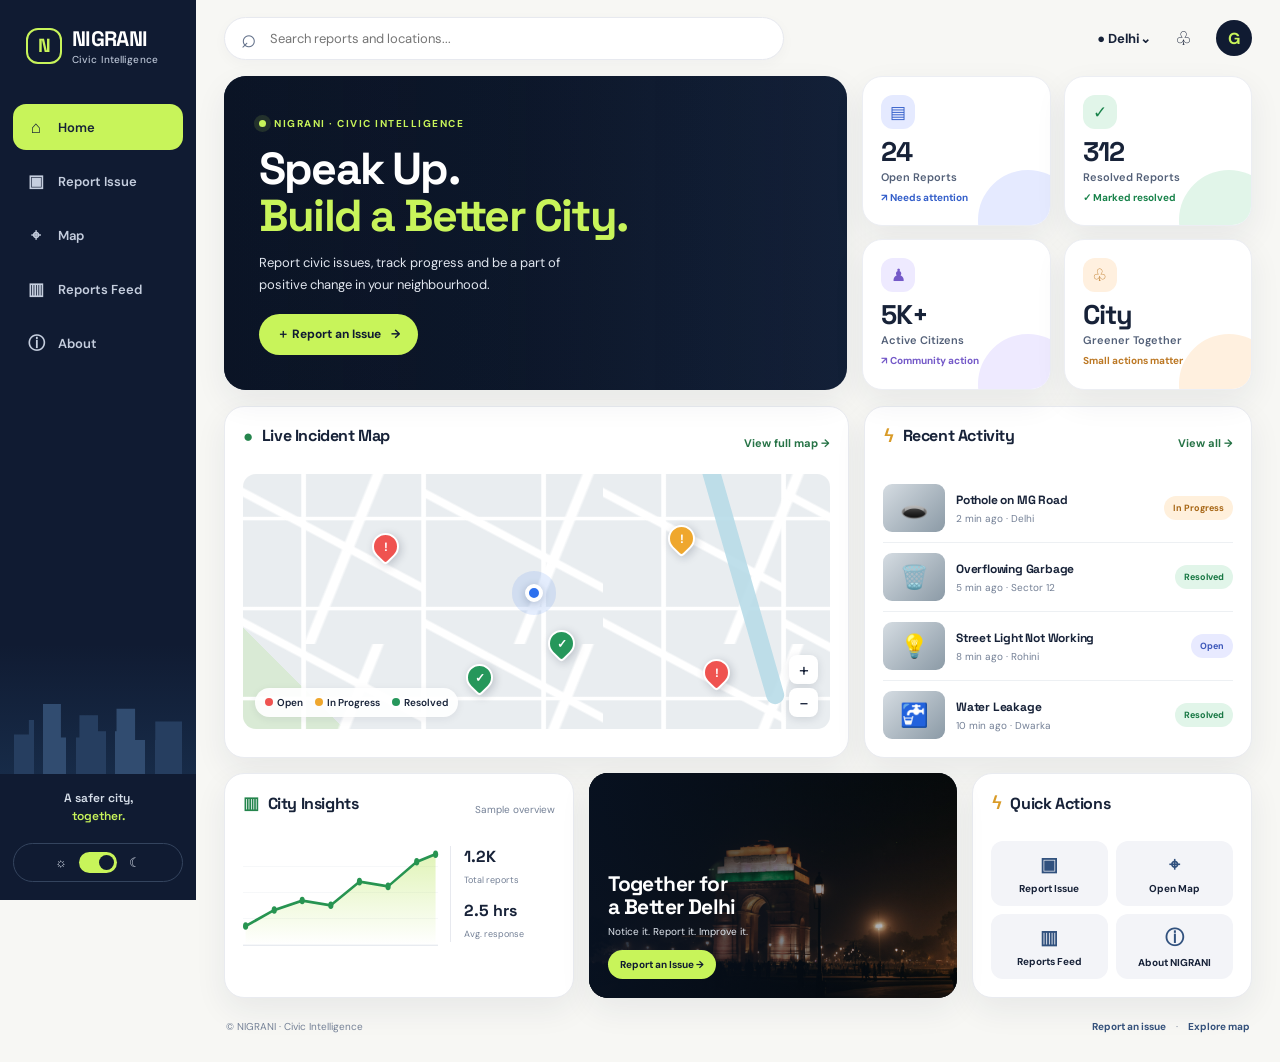
<file: nigrani combined/frontend/index.html>
<!doctype html>
<html lang="en">
<head>
<meta charset="utf-8">
<meta name="viewport" content="width=device-width, initial-scale=1">
<meta name="theme-color" content="#101b32">
<meta name="description" content="NIGRANI — Civic Intelligence dashboard">
<title>NIGRANI — Civic Intelligence</title>
<link rel="preconnect" href="https://fonts.googleapis.com">
<link rel="preconnect" href="https://fonts.gstatic.com" crossorigin>
<link href="https://fonts.googleapis.com/css2?family=DM+Sans:wght@400;500;600;700&family=Space+Grotesk:wght@400;500;600;700&display=swap" rel="stylesheet">
<style>
:root{
 --navy:#101b32;--navy-2:#182846;--lime:#c8f45a;--lime-2:#a9df35;
 --paper:#f7f7f4;--white:#fff;--ink:#172238;--muted:#748096;
 --line:#e7e9ef;--lav:#e9e7ff;--mint:#e1f5e9;--peach:#fff0df;
 --shadow:0 12px 32px rgba(24,39,68,.07);--display:"Space Grotesk",sans-serif;--body:"DM Sans",sans-serif
}
*{box-sizing:border-box}html{scroll-behavior:smooth}body{margin:0;background:var(--paper);color:var(--ink);font-family:var(--body);-webkit-font-smoothing:antialiased}
a{color:inherit;text-decoration:none}button,input{font:inherit}button,a{ -webkit-tap-highlight-color:transparent}
button:focus-visible,a:focus-visible,input:focus-visible{outline:3px solid #8cbf2b;outline-offset:3px}
.app{min-height:100vh;display:grid;grid-template-columns:196px minmax(0,1fr)}
.sidebar{position:sticky;top:0;height:100vh;background:var(--navy);color:#fff;padding:25px 13px 18px;display:flex;flex-direction:column;z-index:5}
.brand{display:flex;align-items:center;gap:10px;padding:0 13px 38px;font:700 21px var(--display);letter-spacing:-.7px}
.brand-mark{width:36px;height:36px;border:2px solid var(--lime);border-radius:12px;display:grid;place-items:center;color:var(--lime);font:700 19px var(--display)}
.brand small{display:block;font:500 10px var(--body);color:#b9c3d4;letter-spacing:.1px;margin-top:1px}
.side-nav{display:grid;gap:8px}.side-nav a{display:flex;align-items:center;gap:12px;padding:12px 13px;border-radius:13px;color:#c5cede;font-size:13px;font-weight:600;transition:.2s}
.side-nav a:hover{background:#ffffff12;color:#fff}.side-nav a.active{background:var(--lime);color:#172238}
.nav-icon{width:20px;text-align:center;font-size:17px}
.side-bottom{margin-top:auto}.side-art{height:130px;margin:10px -13px 15px;position:relative;overflow:hidden;background:linear-gradient(180deg,transparent,#172b48)}
.side-art:before{content:"";position:absolute;bottom:-10px;left:7%;width:86%;height:80px;background:linear-gradient(90deg,#263e60 0 12%,transparent 12% 17%,#314c70 17% 31%,transparent 31% 37%,#263e60 37% 55%,transparent 55% 60%,#314c70 60% 78%,transparent 78% 84%,#263e60 84%);clip-path:polygon(0 100%,0 38%,9% 38%,9% 20%,17% 20%,17% 0,28% 0,28% 42%,39% 42%,39% 14%,50% 14%,50% 34%,61% 34%,61% 6%,72% 6%,72% 45%,84% 45%,84% 22%,100% 22%,100% 100%)}
.side-caption{text-align:center;color:#d8e0eb;font:600 12px/1.5 var(--display);padding:0 15px}.side-caption span{color:var(--lime)}
.theme-switch{display:flex;justify-content:center;align-items:center;gap:12px;border:1px solid #34445e;border-radius:30px;padding:8px;color:#d7deea;font-size:13px;margin-top:18px}
.switch{width:38px;height:21px;border-radius:20px;background:var(--lime);padding:3px;display:flex;justify-content:flex-end}.switch i{width:15px;height:15px;border-radius:50%;background:var(--navy)}
.main{min-width:0;padding:0 28px 28px}
.topbar{height:76px;display:flex;align-items:center;justify-content:space-between;gap:20px}
.search{width:min(560px,58%);position:relative}.search input{width:100%;height:43px;border:1px solid var(--line);border-radius:30px;background:#fff;padding:0 18px 0 45px;color:var(--ink);font-size:13px;box-shadow:0 4px 14px #15233c08}
.search:before{content:"⌕";position:absolute;left:17px;top:4px;font-size:26px;color:#63718a}
.top-actions{display:flex;align-items:center;gap:18px}.location{font-size:13px;font-weight:700}.icon-button{border:0;background:transparent;font-size:19px;cursor:pointer;color:var(--navy)}.avatar{width:36px;height:36px;border-radius:50%;display:grid;place-items:center;background:var(--navy);color:var(--lime);font-weight:700}
.mobile-brand{display:none}
.hero-grid{display:grid;grid-template-columns:minmax(0,1.6fr) minmax(330px,1fr);gap:15px}
.hero{min-height:270px;border-radius:22px;overflow:hidden;position:relative;background:#15233c;box-shadow:var(--shadow);display:flex;align-items:center;padding:35px}
.hero:before{content:"";position:absolute;inset:0;background:linear-gradient(90deg,rgba(10,19,36,.94) 0%,rgba(10,19,36,.78) 45%,rgba(10,19,36,.12) 100%)}
.hero-photo{position:absolute;inset:0;background:linear-gradient(90deg,transparent,#0c172b22),url("https://images.unsplash.com/photo-1519501025264-65ba15a82390?auto=format&fit=crop&w=1400&q=85") center/cover}
.hero-content{position:relative;z-index:1;max-width:510px;color:#fff}.eyebrow{display:inline-flex;align-items:center;gap:8px;color:var(--lime);font-size:10px;font-weight:700;letter-spacing:1.5px;text-transform:uppercase;margin-bottom:15px}
.eyebrow:before{content:"";width:7px;height:7px;border-radius:50%;background:var(--lime);box-shadow:0 0 0 5px #c8f45a20}
h1,h2,h3,p{margin-top:0}h1{font:700 clamp(32px,3.5vw,47px)/1.05 var(--display);letter-spacing:-1.8px;margin-bottom:13px;max-width:470px}
h1 span{color:var(--lime)}.hero p{color:#e1e6ef;font-size:13px;line-height:1.65;max-width:350px;margin-bottom:19px}
.primary-btn{display:inline-flex;align-items:center;gap:10px;border:0;border-radius:30px;background:var(--lime);color:var(--navy);padding:12px 18px;font-size:12px;font-weight:700;cursor:pointer;transition:.2s}
.primary-btn:hover{background:#d8ff7a;transform:translateY(-1px)}
.stats{display:grid;grid-template-columns:repeat(2,minmax(0,1fr));gap:13px}
.stat{border-radius:20px;background:#fff;border:1px solid #eceef3;box-shadow:var(--shadow);padding:18px;position:relative;overflow:hidden;min-height:128px}
.stat:after{content:"";position:absolute;width:100px;height:100px;border-radius:50%;right:-28px;bottom:-45px;background:var(--tint)}
.stat-icon{width:34px;height:34px;border-radius:12px;display:grid;place-items:center;background:var(--tint);color:var(--accent);font-size:17px;margin-bottom:9px}
.stat strong{display:block;font:700 27px/1 var(--display);letter-spacing:-1px}.stat span{font-size:11px;color:#536078;font-weight:600}
.stat small{display:block;color:var(--accent);font-size:10px;font-weight:700;margin-top:5px}
.stat.blue{--tint:#e5eaff;--accent:#345fca}.stat.green{--tint:#e1f5e9;--accent:#19834b}.stat.purple{--tint:#eeeaff;--accent:#7459c8}.stat.orange{--tint:#fff0df;--accent:#bc7824}
.content-grid{display:grid;grid-template-columns:minmax(0,1.45fr) minmax(320px,.9fr);gap:15px;margin-top:16px}
.panel{background:#fff;border:1px solid #e9ebf0;border-radius:20px;box-shadow:var(--shadow);padding:18px;min-width:0}
.panel-head{display:flex;align-items:center;justify-content:space-between;gap:12px;margin-bottom:14px}
.panel-title{font:700 16px var(--display);letter-spacing:-.4px;display:flex;align-items:center;gap:9px}.panel-title b{color:#25854d;font-size:17px}
.text-link{font-size:11px;color:#267346;font-weight:700;white-space:nowrap}.text-link:hover{text-decoration:underline}
.map-preview{height:255px;position:relative;overflow:hidden;border-radius:13px;background-color:#e9edf0;background-image:linear-gradient(28deg,transparent 47%,#fff 48%,#fff 51%,transparent 52%),linear-gradient(112deg,transparent 46%,#fff 47%,#fff 50%,transparent 51%),linear-gradient(0deg,transparent 48%,#fff 49%,#fff 52%,transparent 53%),linear-gradient(90deg,transparent 48%,#fff 49%,#fff 52%,transparent 53%),linear-gradient(45deg,#d9ead5 0 12%,transparent 12% 100%);background-size:180px 130px,210px 170px,90px 90px,120px 120px,100% 100%}
.map-preview:after{content:"";position:absolute;width:44%;height:18px;background:#b9dce8;right:-7%;top:38%;transform:rotate(74deg);border-radius:30px;opacity:.9}
.map-pin{position:absolute;z-index:2;width:27px;height:27px;border-radius:50% 50% 50% 4px;transform:rotate(-45deg);display:grid;place-items:center;color:#fff;font-size:12px;font-weight:700;box-shadow:0 3px 8px #17223835;border:2px solid #fff}
.map-pin span{transform:rotate(45deg)}.red{background:#ef5350}.green-pin{background:#26975b}.amber{background:#efa72d}
.pin-a{left:22%;top:23%}.pin-b{left:52%;top:61%}.pin-c{right:23%;top:20%}.pin-d{right:17%;bottom:17%}.pin-e{left:38%;bottom:15%}
.user-dot{position:absolute;z-index:3;left:48%;top:43%;width:18px;height:18px;border:4px solid #fff;border-radius:50%;background:#2d70ee;box-shadow:0 0 0 13px #2d70ee20,0 2px 8px #17223840}
.map-legend{position:absolute;z-index:3;bottom:12px;left:12px;display:flex;gap:12px;align-items:center;padding:8px 10px;background:#ffffffed;border-radius:20px;font-size:10px;font-weight:600;box-shadow:0 2px 8px #17223812}
.legend-dot{display:inline-block;width:8px;height:8px;border-radius:50%;margin-right:4px}.map-controls{position:absolute;z-index:3;right:12px;bottom:12px;display:grid;gap:4px}.map-controls button{width:29px;height:29px;border:0;border-radius:8px;background:#fff;font-size:18px;box-shadow:0 2px 8px #17223820;color:var(--navy)}
.activity-list{display:grid}.activity{display:grid;grid-template-columns:62px minmax(0,1fr) auto;align-items:center;gap:11px;padding:10px 0;border-bottom:1px solid #edf0f3}.activity:last-child{border-bottom:0;padding-bottom:0}
.thumb{width:62px;height:48px;border-radius:9px;overflow:hidden;background:linear-gradient(135deg,#d5dce2,#8b9aa6);display:grid;place-items:center;font-size:23px}
.activity h3{font:700 12px var(--display);margin:0 0 4px;letter-spacing:-.2px}.activity p{font-size:10px;color:var(--muted);margin:0}.status{font-size:9px;font-weight:700;border-radius:20px;padding:6px 9px;white-space:nowrap}.status.progress{background:#fff0dc;color:#a76615}.status.resolved{background:#e1f5e9;color:#177743}.status.open{background:#e8eaff;color:#3d58ba}
.bottom-grid{display:grid;grid-template-columns:1fr 1.05fr .8fr;gap:15px;margin-top:15px}
.insights{display:flex;gap:12px;align-items:center}.chart{height:105px;flex:1;min-width:0;position:relative;border-bottom:1px solid #e8ebf0;background:repeating-linear-gradient(to bottom,transparent 0 25px,#edf0f3 26px)}
.chart svg{width:100%;height:100%;overflow:visible}.insight-numbers{display:grid;gap:12px;border-left:1px solid var(--line);padding-left:13px;min-width:105px}.insight-numbers strong{display:block;font:700 16px var(--display)}.insight-numbers span{font-size:9px;color:var(--muted)}
.photo-cta{min-height:175px;position:relative;overflow:hidden;border-radius:19px;background:#0c1a2e;box-shadow:var(--shadow);color:#fff;display:flex;align-items:flex-end}
.photo-cta img{position:absolute;inset:0;width:100%;height:100%;object-fit:cover;object-position:center 43%}
.photo-cta:after{content:"";position:absolute;inset:0;background:linear-gradient(90deg,rgba(8,18,34,.92),rgba(8,18,34,.18))}
.photo-copy{position:relative;z-index:1;padding:19px;max-width:260px}.photo-copy h2{font:700 21px/1.1 var(--display);letter-spacing:-.6px;margin-bottom:7px}.photo-copy p{font-size:10px;color:#e2e8f0;margin-bottom:12px}.photo-copy a{display:inline-flex;padding:8px 12px;border-radius:20px;background:var(--lime);color:var(--navy);font-size:10px;font-weight:700}
.quick-actions{display:grid;grid-template-columns:repeat(2,1fr);gap:8px}.quick-actions a{min-height:65px;border-radius:12px;background:#f3f4f8;display:flex;flex-direction:column;justify-content:center;align-items:center;gap:5px;font-size:10px;font-weight:700;transition:.2s}.quick-actions a:hover{background:#edf6dc;transform:translateY(-2px)}.quick-actions span{font-size:19px;color:#31517e}
.footer{padding:22px 2px 0;display:flex;justify-content:space-between;gap:12px;color:var(--muted);font-size:10px}.footer a{font-weight:700;color:#34517b}
@media(max-width:1120px){.app{grid-template-columns:175px minmax(0,1fr)}.main{padding:0 18px 24px}.hero-grid{grid-template-columns:minmax(0,1.3fr) minmax(280px,1fr)}.bottom-grid{grid-template-columns:1fr 1fr}.quick-panel{grid-column:1/-1}.quick-actions{grid-template-columns:repeat(4,1fr)}}
@media(max-width:820px){.app{grid-template-columns:1fr}.sidebar{position:relative;height:auto;padding:12px 16px;display:block}.brand{padding:0 3px 12px}.side-nav{display:flex;overflow-x:auto;gap:6px}.side-nav a{white-space:nowrap;padding:9px 11px;font-size:11px}.side-art,.side-caption,.theme-switch{display:none}.main{padding:0 15px 22px}.topbar{height:65px}.hero-grid{grid-template-columns:1fr}.stats{grid-template-columns:repeat(4,1fr)}.stat{min-height:112px;padding:13px}.content-grid{grid-template-columns:1fr}.bottom-grid{grid-template-columns:1fr 1fr}.quick-panel{grid-column:auto}.quick-actions{grid-template-columns:repeat(2,1fr)}}
@media(max-width:560px){.main{padding:0 12px 18px}.topbar{height:60px;gap:8px}.search{width:100%}.search input{height:39px;font-size:11px}.top-actions{gap:8px}.location{display:none}.avatar{width:31px;height:31px}.hero{min-height:260px;padding:24px 20px}.hero:before{background:linear-gradient(90deg,rgba(10,19,36,.94),rgba(10,19,36,.5))}h1{font-size:35px}.stats{grid-template-columns:repeat(2,1fr);gap:8px}.stat{min-height:105px}.stat strong{font-size:24px}.content-grid{margin-top:10px;gap:10px}.panel{padding:13px;border-radius:16px}.map-preview{height:220px}.panel-title{font-size:14px}.activity{grid-template-columns:50px minmax(0,1fr) auto;gap:8px}.thumb{width:50px;height:43px}.activity h3{font-size:11px}.activity p{font-size:9px}.status{font-size:8px;padding:5px 7px}.bottom-grid{grid-template-columns:1fr;gap:10px}.photo-cta{min-height:190px}.quick-actions{grid-template-columns:repeat(4,1fr)}.quick-actions a{min-height:62px;font-size:9px}.quick-actions span{font-size:17px}.footer{flex-direction:column;gap:5px}}
@media(prefers-reduced-motion:reduce){*,*::before,*::after{scroll-behavior:auto!important;transition:none!important}}
</style>
</head>
<body>
<div class="app">
<aside class="sidebar">
  <a class="brand" href="index.html"><span class="brand-mark">N</span><span>NIGRANI<small>Civic Intelligence</small></span></a>
  <nav class="side-nav" aria-label="Main navigation">
    <a class="active" href="index.html"><span class="nav-icon">⌂</span>Home</a>
    <a href="report.html"><span class="nav-icon">▣</span>Report Issue</a>
    <a href="map.html"><span class="nav-icon">⌖</span>Map</a>
    <a href="feed.html"><span class="nav-icon">▥</span>Reports Feed</a>
    <a href="#about"><span class="nav-icon">ⓘ</span>About</a>
  </nav>
  <div class="side-bottom">
    <div class="side-art"></div>
    <div class="side-caption">A safer city,<br><span>together.</span></div>
    <div class="theme-switch" aria-label="Decorative theme indicator">☼ <span class="switch"><i></i></span> ☾</div>
  </div>
</aside>

<main class="main">
  <header class="topbar">
    <label class="search"><input id="reportSearch" type="search" placeholder="Search reports and locations..." aria-label="Search reports and locations"></label>
    <div class="top-actions"><span class="location">● Delhi⌄</span><button class="icon-button" aria-label="Notifications">♧</button><div class="avatar" aria-label="Guest profile">G</div></div>
  </header>

  <section class="hero-grid" aria-label="Dashboard overview">
    <div class="hero">
      <div class="hero-photo" aria-hidden="true"></div>
      <div class="hero-content">
        <div class="eyebrow">NIGRANI · CIVIC INTELLIGENCE</div>
        <h1>Speak Up.<br><span>Build a Better City.</span></h1>
        <p>Report civic issues, track progress and be a part of positive change in your neighbourhood.</p>
        <a class="primary-btn" href="report.html">＋ Report an Issue <span>→</span></a>
      </div>
    </div>
    <div class="stats">
      <article class="stat blue"><div class="stat-icon">▤</div><strong>24</strong><span>Open Reports</span><small>↗ Needs attention</small></article>
      <article class="stat green"><div class="stat-icon">✓</div><strong>312</strong><span>Resolved Reports</span><small>✓ Marked resolved</small></article>
      <article class="stat purple"><div class="stat-icon">♟</div><strong>5K+</strong><span>Active Citizens</span><small>↗ Community action</small></article>
      <article class="stat orange"><div class="stat-icon">♧</div><strong>City</strong><span>Greener Together</span><small>Small actions matter</small></article>
    </div>
  </section>

  <section class="content-grid">
    <article class="panel">
      <div class="panel-head"><h2 class="panel-title"><b>●</b> Live Incident Map</h2><a class="text-link" href="map.html">View full map →</a></div>
      <div class="map-preview" role="img" aria-label="Illustrative map preview with open, in-progress and resolved incident markers">
        <span class="map-pin red pin-a"><span>!</span></span><span class="map-pin green-pin pin-b"><span>✓</span></span><span class="map-pin amber pin-c"><span>!</span></span><span class="map-pin red pin-d"><span>!</span></span><span class="map-pin green-pin pin-e"><span>✓</span></span><span class="user-dot"></span>
        <div class="map-legend"><span><i class="legend-dot" style="background:#ef5350"></i>Open</span><span><i class="legend-dot" style="background:#efa72d"></i>In Progress</span><span><i class="legend-dot" style="background:#26975b"></i>Resolved</span></div>
        <div class="map-controls"><button type="button" aria-label="Zoom in">+</button><button type="button" aria-label="Zoom out">−</button></div>
      </div>
    </article>

    <article class="panel">
      <div class="panel-head"><h2 class="panel-title"><b style="color:#d99b28">ϟ</b> Recent Activity</h2><a class="text-link" href="feed.html">View all →</a></div>
      <div class="activity-list" id="activityList">
        <a class="activity" href="feed.html"><div class="thumb">🕳️</div><div><h3>Pothole on MG Road</h3><p>2 min ago · Delhi</p></div><span class="status progress">In Progress</span></a>
        <a class="activity" href="feed.html"><div class="thumb">🗑️</div><div><h3>Overflowing Garbage</h3><p>5 min ago · Sector 12</p></div><span class="status resolved">Resolved</span></a>
        <a class="activity" href="feed.html"><div class="thumb">💡</div><div><h3>Street Light Not Working</h3><p>8 min ago · Rohini</p></div><span class="status open">Open</span></a>
        <a class="activity" href="feed.html"><div class="thumb">🚰</div><div><h3>Water Leakage</h3><p>10 min ago · Dwarka</p></div><span class="status resolved">Resolved</span></a>
      </div>
      <p id="noResults" style="display:none;color:#748096;font-size:12px;margin:12px 0 0">No matching sample reports.</p>
    </article>
  </section>

  <section class="bottom-grid" id="about">
    <article class="panel">
      <div class="panel-head"><h2 class="panel-title"><b>▥</b> City Insights</h2><span style="font-size:10px;color:#748096">Sample overview</span></div>
      <div class="insights">
        <div class="chart" aria-label="Illustrative weekly report trend">
          <svg viewBox="0 0 300 110" preserveAspectRatio="none" role="img" aria-label="Upward trend line">
            <defs><linearGradient id="area" x1="0" x2="0" y1="0" y2="1"><stop offset="0" stop-color="#a9df35" stop-opacity=".35"/><stop offset="1" stop-color="#a9df35" stop-opacity="0"/></linearGradient></defs>
            <path d="M4 90 L48 73 L91 63 L135 68 L179 43 L223 48 L267 22 L296 14 L296 110 L4 110Z" fill="url(#area)"/>
            <path d="M4 90 L48 73 L91 63 L135 68 L179 43 L223 48 L267 22 L296 14" fill="none" stroke="#279451" stroke-width="3" stroke-linecap="round" stroke-linejoin="round"/>
            <g fill="#279451"><circle cx="4" cy="90" r="4"/><circle cx="48" cy="73" r="4"/><circle cx="91" cy="63" r="4"/><circle cx="135" cy="68" r="4"/><circle cx="179" cy="43" r="4"/><circle cx="223" cy="48" r="4"/><circle cx="267" cy="22" r="4"/><circle cx="296" cy="14" r="4"/></g>
          </svg>
        </div>
        <div class="insight-numbers"><div><strong>1.2K</strong><span>Total reports</span></div><div><strong>2.5 hrs</strong><span>Avg. response</span></div></div>
      </div>
    </article>

    <article class="photo-cta">
      <img src="[data-uri]" alt="India Gate illuminated at night">
      <div class="photo-copy"><h2>Together for<br>a Better Delhi</h2><p>Notice it. Report it. Improve it.</p><a href="report.html">Report an Issue →</a></div>
    </article>

    <article class="panel quick-panel">
      <div class="panel-head"><h2 class="panel-title"><b style="color:#d99b28">ϟ</b> Quick Actions</h2></div>
      <div class="quick-actions">
        <a href="report.html"><span>▣</span>Report Issue</a>
        <a href="map.html"><span>⌖</span>Open Map</a>
        <a href="feed.html"><span>▥</span>Reports Feed</a>
        <a href="#about"><span>ⓘ</span>About NIGRANI</a>
      </div>
    </article>
  </section>
  <footer class="footer"><span>© NIGRANI · Civic Intelligence</span><span><a href="report.html">Report an issue</a>　·　<a href="map.html">Explore map</a></span></footer>
</main>
</div>
<script>
const searchInput = document.getElementById('reportSearch');
const activityItems = [...document.querySelectorAll('#activityList .activity')];
const noResults = document.getElementById('noResults');
searchInput.addEventListener('input', () => {
  const query = searchInput.value.trim().toLowerCase();
  let visible = 0;
  activityItems.forEach(item => {
    const match = item.textContent.toLowerCase().includes(query);
    item.hidden = !match;
    if (match) visible++;
  });
  noResults.style.display = visible ? 'none' : 'block';
});
</script>
</body>
</html>
</file>
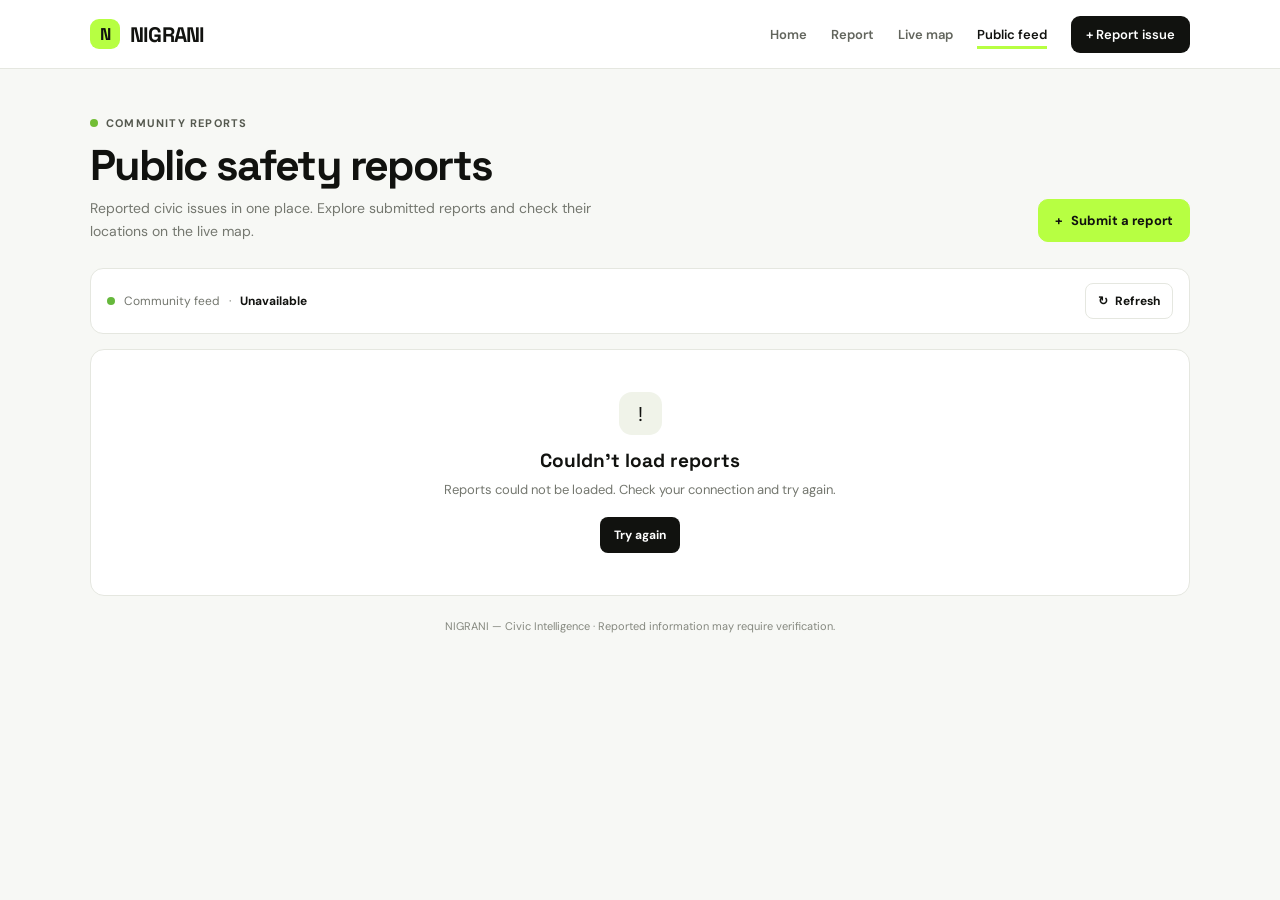
<file: nigrani combined/frontend/feed.html>
<!DOCTYPE html>
<html lang="en">
<head>
  <meta charset="UTF-8" />
  <meta name="viewport" content="width=device-width, initial-scale=1.0" />
  <meta name="theme-color" content="#ffffff" />
  <title>Public Feed | NIGRANI</title>

  <link rel="preconnect" href="https://fonts.googleapis.com" />
  <link rel="preconnect" href="https://fonts.gstatic.com" crossorigin />
  <link
    href="https://fonts.googleapis.com/css2?family=DM+Sans:wght@400;500;600;700&family=Space+Grotesk:wght@400;500;600;700&display=swap"
    rel="stylesheet"
  />

  <style>
    :root {
      --lime: #b7ff42;
      --black: #11120f;
      --white: #ffffff;
      --bg: #f7f8f5;
      --muted: #74776f;
      --border: #e5e7e0;
      --card: #ffffff;
      --green: #287b38;
      --orange: #b96913;
      --red: #d43a36;
      --shadow: 0 8px 28px rgba(20, 25, 15, 0.045);
    }

    * {
      box-sizing: border-box;
    }

    html {
      scroll-behavior: smooth;
    }

    body {
      margin: 0;
      background: var(--bg);
      color: var(--black);
      font-family: "DM Sans", sans-serif;
      -webkit-font-smoothing: antialiased;
    }

    button,
    a {
      font: inherit;
    }

    a {
      color: inherit;
      text-decoration: none;
    }

    button {
      cursor: pointer;
    }

    .shell {
      width: min(1100px, calc(100% - 40px));
      margin: 0 auto;
    }

    /* Navigation */

    .topbar {
      position: sticky;
      top: 0;
      z-index: 1000;
      background: rgba(255, 255, 255, 0.94);
      border-bottom: 1px solid var(--border);
      backdrop-filter: blur(14px);
    }

    .nav-inner {
      min-height: 68px;
      display: flex;
      align-items: center;
      justify-content: space-between;
      gap: 20px;
    }

    .brand {
      display: inline-flex;
      align-items: center;
      gap: 10px;
      flex-shrink: 0;
      font-family: "Space Grotesk", sans-serif;
      font-size: 21px;
      font-weight: 700;
      letter-spacing: -0.8px;
    }

    .brand-mark {
      width: 30px;
      height: 30px;
      display: grid;
      place-items: center;
      background: var(--lime);
      border-radius: 9px;
      font-size: 17px;
    }

    .nav-links {
      display: flex;
      align-items: center;
      gap: 24px;
      color: #62655d;
      font-size: 13px;
      font-weight: 600;
    }

    .nav-links a {
      transition: color 0.2s;
    }

    .nav-links a:hover,
    .nav-links a.active {
      color: var(--black);
    }

    .nav-links a.active {
      text-decoration: underline;
      text-decoration-color: var(--lime);
      text-decoration-thickness: 3px;
      text-underline-offset: 7px;
    }

    .nav-cta {
      padding: 10px 15px;
      background: var(--black);
      color: white !important;
      border-radius: 9px;
    }

    .nav-cta:hover {
      background: #30322c;
    }

    /* Main */

    main {
      padding: 42px 0 70px;
    }

    .eyebrow {
      display: inline-flex;
      align-items: center;
      gap: 8px;
      margin-bottom: 12px;
      color: #55594f;
      font-size: 11px;
      font-weight: 700;
      letter-spacing: 1.2px;
      text-transform: uppercase;
    }

    .eyebrow-dot {
      width: 8px;
      height: 8px;
      background: #71bd34;
      border-radius: 50%;
    }

    .page-heading {
      display: flex;
      align-items: flex-end;
      justify-content: space-between;
      gap: 22px;
      margin-bottom: 26px;
    }

    h1,
    h2,
    p {
      margin-top: 0;
    }

    h1 {
      margin-bottom: 8px;
      font-family: "Space Grotesk", sans-serif;
      font-size: clamp(29px, 4vw, 43px);
      line-height: 1.1;
      letter-spacing: -1.6px;
    }

    .subtitle {
      max-width: 520px;
      margin-bottom: 0;
      color: var(--muted);
      font-size: 14px;
      line-height: 1.6;
    }

    .report-button {
      display: inline-flex;
      align-items: center;
      justify-content: center;
      gap: 8px;
      flex-shrink: 0;
      padding: 12px 16px;
      background: var(--lime);
      border: 1px solid var(--lime);
      border-radius: 10px;
      color: var(--black);
      font-size: 13px;
      font-weight: 700;
      transition: transform 0.2s, background 0.2s;
    }

    .report-button:hover {
      background: #a7f02f;
      transform: translateY(-1px);
    }

    /* Feed toolbar */

    .feed-toolbar {
      display: flex;
      align-items: center;
      justify-content: space-between;
      gap: 12px;
      margin-bottom: 15px;
      padding: 14px 16px;
      background: var(--card);
      border: 1px solid var(--border);
      border-radius: 13px;
    }

    .feed-status {
      display: flex;
      align-items: center;
      flex-wrap: wrap;
      gap: 9px;
      color: var(--muted);
      font-size: 12px;
    }

    .live-indicator {
      width: 8px;
      height: 8px;
      background: #66b83c;
      border-radius: 50%;
    }

    .feed-count {
      color: var(--black);
      font-weight: 700;
    }

    .refresh-button {
      display: inline-flex;
      align-items: center;
      justify-content: center;
      gap: 7px;
      padding: 9px 12px;
      background: white;
      border: 1px solid var(--border);
      border-radius: 8px;
      color: var(--black);
      font-size: 12px;
      font-weight: 700;
    }

    .refresh-button:hover {
      background: #f1f3ed;
    }

    .refresh-button:disabled {
      cursor: wait;
      opacity: 0.6;
    }

    /* Report cards */

    .feed-list {
      display: grid;
      gap: 12px;
    }

    .report-card {
      padding: 20px;
      background: var(--card);
      border: 1px solid var(--border);
      border-radius: 14px;
      box-shadow: var(--shadow);
      transition: border-color 0.2s, transform 0.2s;
    }

    .report-card:hover {
      border-color: #cbd0c2;
      transform: translateY(-1px);
    }

    .card-top {
      display: flex;
      align-items: flex-start;
      justify-content: space-between;
      gap: 14px;
      margin-bottom: 12px;
    }

    .report-title {
      margin: 0;
      font-family: "Space Grotesk", sans-serif;
      font-size: 18px;
      font-weight: 700;
      line-height: 1.35;
      letter-spacing: -0.35px;
      overflow-wrap: anywhere;
    }

    .severity {
      display: inline-flex;
      align-items: center;
      gap: 6px;
      flex-shrink: 0;
      padding: 6px 9px;
      border-radius: 7px;
      font-size: 10px;
      font-weight: 800;
      letter-spacing: 0.5px;
      text-transform: uppercase;
    }

    .severity::before {
      content: "";
      width: 6px;
      height: 6px;
      background: currentColor;
      border-radius: 50%;
    }

    .severity-high {
      color: var(--red);
      background: #fff0ef;
    }

    .severity-medium {
      color: var(--orange);
      background: #fff4e6;
    }

    .severity-low {
      color: var(--green);
      background: #edf8e9;
    }

    .report-description {
      margin-bottom: 17px;
      color: #62665d;
      font-size: 13px;
      line-height: 1.7;
      overflow-wrap: anywhere;
      white-space: pre-line;
    }

    .card-footer {
      display: flex;
      align-items: center;
      justify-content: space-between;
      flex-wrap: wrap;
      gap: 12px;
      padding-top: 13px;
      border-top: 1px solid #eff0eb;
    }

    .report-meta {
      display: flex;
      align-items: center;
      flex-wrap: wrap;
      gap: 14px;
      color: var(--muted);
      font-size: 11px;
    }

    .meta-item {
      display: inline-flex;
      align-items: center;
      gap: 5px;
    }

    .map-link {
      display: inline-flex;
      align-items: center;
      gap: 6px;
      color: #30342b;
      font-size: 12px;
      font-weight: 700;
    }

    .map-link:hover {
      text-decoration: underline;
      text-decoration-color: var(--lime);
      text-decoration-thickness: 2px;
      text-underline-offset: 3px;
    }

    /* Loading, empty and error states */

    .state-card {
      padding: 42px 20px;
      text-align: center;
      background: white;
      border: 1px solid var(--border);
      border-radius: 14px;
    }

    .state-icon {
      width: 43px;
      height: 43px;
      display: grid;
      place-items: center;
      margin: 0 auto 13px;
      background: #f0f3e9;
      border-radius: 13px;
      font-size: 20px;
    }

    .state-card h2 {
      margin-bottom: 7px;
      font-family: "Space Grotesk", sans-serif;
      font-size: 19px;
    }

    .state-card p {
      max-width: 400px;
      margin: 0 auto 16px;
      color: var(--muted);
      font-size: 13px;
      line-height: 1.6;
    }

    .state-action {
      display: inline-flex;
      align-items: center;
      justify-content: center;
      padding: 10px 14px;
      background: var(--black);
      border: 0;
      border-radius: 8px;
      color: white;
      font-size: 12px;
      font-weight: 700;
    }

    .state-action:hover {
      background: #30322c;
    }

    .spinner {
      width: 25px;
      height: 25px;
      margin: 0 auto 14px;
      border: 3px solid #e8ebdf;
      border-top-color: #789c43;
      border-radius: 50%;
      animation: spin 0.8s linear infinite;
    }

    @keyframes spin {
      to {
        transform: rotate(360deg);
      }
    }

    .footer-note {
      margin-top: 22px;
      color: #85887f;
      font-size: 11px;
      line-height: 1.6;
      text-align: center;
    }

    /* Mobile */

    @media (max-width: 700px) {
      .shell {
        width: min(100% - 28px, 560px);
      }

      .nav-inner {
        min-height: 60px;
        gap: 10px;
      }

      .brand {
        gap: 8px;
        font-size: 19px;
      }

      .brand-mark {
        width: 28px;
        height: 28px;
      }

      .nav-links {
        gap: 12px;
        font-size: 11px;
      }

      .nav-links a:not(.active):not(.nav-cta) {
        display: none;
      }

      .nav-cta {
        padding: 9px 11px;
        font-size: 11px;
      }

      main {
        padding: 29px 0 42px;
      }

      .page-heading {
        align-items: flex-start;
        flex-direction: column;
        gap: 15px;
        margin-bottom: 21px;
      }

      h1 {
        font-size: 32px;
        letter-spacing: -1.1px;
      }

      .subtitle {
        font-size: 13px;
      }

      .report-button {
        padding: 10px 13px;
      }

      .feed-toolbar {
        padding: 12px;
      }

      .feed-status {
        gap: 7px;
        font-size: 11px;
      }

      .report-card {
        padding: 15px;
        border-radius: 12px;
      }

      .card-top {
        gap: 9px;
      }

      .report-title {
        font-size: 16px;
      }

      .severity {
        padding: 6px 7px;
        font-size: 9px;
      }

      .report-description {
        margin-bottom: 14px;
        font-size: 12px;
      }

      .card-footer {
        align-items: flex-start;
      }

      .report-meta {
        gap: 8px 12px;
      }

      .map-link {
        font-size: 11px;
      }

      .state-card {
        padding: 32px 16px;
      }
    }

    @media (max-width: 360px) {
      .shell {
        width: calc(100% - 22px);
      }

      .nav-links {
        gap: 8px;
      }

      .brand {
        font-size: 17px;
      }

      .card-top {
        flex-direction: column;
      }

      .severity {
        align-self: flex-start;
      }
    }

    /* Dark mode support */

    body.dark-mode {
      --black: #f2f4ed;
      --white: #151712;
      --bg: #0c0d0b;
      --muted: #a4a89d;
      --border: #292c25;
      --card: #151712;
      --shadow: 0 8px 28px rgba(0, 0, 0, 0.15);
    }

    body.dark-mode .topbar {
      background: rgba(18, 20, 16, 0.95);
    }

    body.dark-mode .nav-links {
      color: #b6baaf;
    }

    body.dark-mode .nav-links a.active,
    body.dark-mode .nav-links a:hover {
      color: #f2f4ed;
    }

    body.dark-mode .nav-cta,
    body.dark-mode .state-action {
      background: var(--lime);
      color: #11120f !important;
    }

    body.dark-mode .nav-cta:hover,
    body.dark-mode .state-action:hover {
      background: #a7f02f;
    }

    body.dark-mode .eyebrow,
    body.dark-mode .subtitle,
    body.dark-mode .feed-status,
    body.dark-mode .report-description,
    body.dark-mode .report-meta,
    body.dark-mode .footer-note {
      color: #a4a89d;
    }

    body.dark-mode .refresh-button {
      background: #1b1e17;
      border-color: var(--border);
      color: #f2f4ed;
    }

    body.dark-mode .refresh-button:hover {
      background: #25291f;
    }

    body.dark-mode .card-footer {
      border-top-color: #292c25;
    }

    body.dark-mode .map-link {
      color: #e9eee0;
    }

    body.dark-mode .state-icon {
      background: #25291f;
    }

    body.dark-mode .severity-high {
      background: #391f1e;
      color: #ff8d87;
    }

    body.dark-mode .severity-medium {
      background: #382a19;
      color: #ffc477;
    }

    body.dark-mode .severity-low {
      background: #1e301b;
      color: #a8e79a;
    }
  </style>
</head>

<body>
  <header class="topbar">
    <div class="shell nav-inner">
      <a class="brand" href="index.html" aria-label="NIGRANI home">
        <span class="brand-mark">N</span>
        <span>NIGRANI</span>
      </a>

      <nav class="nav-links" aria-label="Main navigation">
        <a href="index.html">Home</a>
        <a href="report.html">Report</a>
        <a href="map.html">Live map</a>
        <a href="feed.html" class="active" aria-current="page">Public feed</a>
        <a href="report.html" class="nav-cta">+ Report issue</a>
      </nav>
    </div>
  </header>

  <main class="shell">
    <div class="eyebrow">
      <span class="eyebrow-dot"></span>
      Community reports
    </div>

    <section class="page-heading">
      <div>
        <h1>Public safety reports</h1>
        <p class="subtitle">
          Reported civic issues in one place. Explore submitted reports and
          check their locations on the live map.
        </p>
      </div>

      <a class="report-button" href="report.html">
        <span aria-hidden="true">+</span>
        Submit a report
      </a>
    </section>

    <section class="feed-toolbar" aria-label="Feed controls">
      <div class="feed-status" aria-live="polite">
        <span class="live-indicator"></span>
        <span>Community feed</span>
        <span aria-hidden="true">·</span>
        <span class="feed-count" id="feedCount">Loading reports…</span>
      </div>

      <button class="refresh-button" id="refreshButton" type="button">
        <span aria-hidden="true">↻</span>
        Refresh
      </button>
    </section>

    <section
      class="feed-list"
      id="feedList"
      aria-label="Submitted public reports"
      aria-live="polite"
    >
      <div class="state-card">
        <div class="spinner" aria-hidden="true"></div>
        <h2>Loading reports</h2>
        <p>Fetching the latest community submissions.</p>
      </div>
    </section>

    <p class="footer-note">
      NIGRANI — Civic Intelligence · Reported information may require
      verification.
    </p>
  </main>

  <script>
    const API_BASE_URL =
      window.NIGRANI_API_BASE_URL ||
      localStorage.getItem("NIGRANI_API_BASE_URL") ||
      "https://nigrani-eg4p.onrender.com/api/reports";

    const feedList = document.getElementById("feedList");
    const feedCount = document.getElementById("feedCount");
    const refreshButton = document.getElementById("refreshButton");

    function escapeHTML(value) {
      return String(value ?? "").replace(/[&<>"']/g, function (char) {
        const entities = {
          "&": "&amp;",
          "<": "&lt;",
          ">": "&gt;",
          '"': "&quot;",
          "'": "&#39;"
        };

        return entities[char];
      });
    }

    function firstValue(object, keys) {
      for (const key of keys) {
        const value = object?.[key];

        if (
          value !== undefined &&
          value !== null &&
          String(value).trim() !== ""
        ) {
          return value;
        }
      }

      return "";
    }

    function normalizeUrgency(report) {
      const raw = String(
        firstValue(report, [
          "urgency",
          "severity",
          "priority",
          "risk_level",
          "level"
        ])
      ).toLowerCase();

      if (
        /critical|urgent|high|severe|very high/.test(raw) ||
        raw === "3"
      ) {
        return "high";
      }

      if (/medium|moderate|warning/.test(raw) || raw === "2") {
        return "medium";
      }

      return "low";
    }

    function getTitle(report) {
      const title = firstValue(report, [
        "title",
        "issue_title",
        "category",
        "hazard_type",
        "type",
        "complaint_draft"
      ]);

      if (title) {
        return String(title);
      }

      const violations = firstValue(report, [
        "violations",
        "hazards",
        "detected_violations",
        "detected_objects"
      ]);

      if (Array.isArray(violations) && violations.length) {
        return violations.map(item =>
          typeof item === "string"
            ? item
            : firstValue(item, ["name", "label", "class", "type"]) ||
              "Civic issue"
        ).join(", ");
      }

      if (typeof violations === "string" && violations.trim()) {
        return violations;
      }

      return "Civic issue reported";
    }

    function getDescription(report) {
      const description = firstValue(report, [
        "description",
        "why_dangerous",
        "explanation",
        "summary",
        "details",
        "message"
      ]);

      if (description) {
        return String(description);
      }

      const draft = firstValue(report, ["complaint_draft"]);

      if (draft && draft !== getTitle(report)) {
        return String(draft);
      }

      return "No additional description provided.";
    }

    function getCoordinates(report) {
      const latitude = Number(
        firstValue(report, ["latitude", "lat"])
      );

      const longitude = Number(
        firstValue(report, ["longitude", "lng", "lon", "long"])
      );

      if (
        Number.isFinite(latitude) &&
        Number.isFinite(longitude) &&
        latitude >= -90 &&
        latitude <= 90 &&
        longitude >= -180 &&
        longitude <= 180 &&
        (latitude !== 0 || longitude !== 0)
      ) {
        return { latitude, longitude };
      }

      return null;
    }

    function getDate(report) {
      const rawDate = firstValue(report, [
        "created_at",
        "timestamp",
        "reported_at",
        "date",
        "submitted_at"
      ]);

      if (!rawDate) {
        return "Date unavailable";
      }

      const date = new Date(rawDate);

      if (Number.isNaN(date.getTime())) {
        return String(rawDate);
      }

      return date.toLocaleString("en-IN", {
        day: "numeric",
        month: "short",
        year: "numeric",
        hour: "numeric",
        minute: "2-digit"
      });
    }

    function getLocation(report, coordinates) {
      const location = firstValue(report, [
        "location_name",
        "address",
        "location",
        "area",
        "place"
      ]);

      if (typeof location === "string" && location.trim()) {
        return location;
      }

      if (coordinates) {
        return (
          coordinates.latitude.toFixed(4) +
          ", " +
          coordinates.longitude.toFixed(4)
        );
      }

      return "Location not provided";
    }

    function normalizeReports(payload) {
      if (Array.isArray(payload)) {
        return payload;
      }

      if (payload && Array.isArray(payload.results)) {
        return payload.results;
      }

      if (payload && Array.isArray(payload.reports)) {
        return payload.reports;
      }

      if (payload && Array.isArray(payload.data)) {
        return payload.data;
      }

      return null;
    }

    function renderState(icon, title, message, retry = false) {
      feedList.innerHTML = `
        <div class="state-card">
          <div class="state-icon" aria-hidden="true">${icon}</div>
          <h2>${escapeHTML(title)}</h2>
          <p>${escapeHTML(message)}</p>
          ${
            retry
              ? '<button class="state-action" id="retryButton" type="button">Try again</button>'
              : ""
          }
        </div>
      `;

      const retryButton = document.getElementById("retryButton");

      if (retryButton) {
        retryButton.addEventListener("click", loadReports);
      }
    }

    function createReportCard(report) {
      const urgency = normalizeUrgency(report);
      const title = getTitle(report);
      const description = getDescription(report);
      const coordinates = getCoordinates(report);
      const location = getLocation(report, coordinates);
      const date = getDate(report);

      const mapURL = coordinates
        ? `map.html?lat=${encodeURIComponent(coordinates.latitude)}&lng=${encodeURIComponent(coordinates.longitude)}`
        : "map.html";

      const severityLabel = {
        high: "High priority",
        medium: "Medium priority",
        low: "Low priority"
      }[urgency];

      return `
        <article class="report-card">
          <div class="card-top">
            <h2 class="report-title">${escapeHTML(title)}</h2>
            <span class="severity severity-${urgency}">
              ${severityLabel}
            </span>
          </div>

          <p class="report-description">${escapeHTML(description)}</p>

          <div class="card-footer">
            <div class="report-meta">
              <span class="meta-item">
                <span aria-hidden="true">⌖</span>
                ${escapeHTML(location)}
              </span>

              <span class="meta-item">
                <span aria-hidden="true">◷</span>
                ${escapeHTML(date)}
              </span>
            </div>

            <a
              class="map-link"
              href="${mapURL}"
              aria-label="View report location on the map"
            >
              View on map <span aria-hidden="true">↗</span>
            </a>
          </div>
        </article>
      `;
    }

    async function loadReports() {
      refreshButton.disabled = true;
      refreshButton.innerHTML =
        '<span aria-hidden="true">↻</span> Loading…';

      feedCount.textContent = "Loading reports";

      renderState(
        "",
        "Loading reports",
        "Fetching the latest community submissions."
      );

      const controller = new AbortController();
      const timeout = setTimeout(() => controller.abort(), 20000);

      try {
        const response = await fetch(
          `${API_BASE_URL.replace(/\/+$/, "")}/`,
          {
            method: "GET",
            headers: {
              Accept: "application/json"
            },
            signal: controller.signal
          }
        );

        if (!response.ok) {
          throw new Error(
            `The server returned an error (${response.status}).`
          );
        }

        const payload = await response.json();
        const reports = normalizeReports(payload);

        if (!reports) {
          throw new Error(
            "The server response was not in the expected report-list format."
          );
        }

        const visibleReports = reports.slice(0, 50);

        if (visibleReports.length === 0) {
          feedCount.textContent = "0 reports";

          renderState(
            "◎",
            "No reports yet",
            "Community reports will appear here after they are submitted."
          );

          return;
        }

        feedCount.textContent =
          `${reports.length} ${reports.length === 1 ? "report" : "reports"}`;

        feedList.innerHTML = visibleReports
          .map(createReportCard)
          .join("");
      } catch (error) {
        console.error("NIGRANI feed error:", error);

        feedCount.textContent = "Unavailable";

        const message =
          error.name === "AbortError"
            ? "The server took too long to respond. Please try again."
            : "Reports could not be loaded. Check your connection and try again.";

        renderState("!", "Couldn't load reports", message, true);
      } finally {
        clearTimeout(timeout);

        refreshButton.disabled = false;
        refreshButton.innerHTML =
          '<span aria-hidden="true">↻</span> Refresh';
      }
    }

    refreshButton.addEventListener("click", loadReports);

    // Apply the saved theme if another page stores it.
    try {
      const savedTheme = localStorage.getItem("nigrani-theme");

      if (savedTheme === "dark") {
        document.body.classList.add("dark-mode");
      }
    } catch (error) {
      console.warn("Theme preference unavailable.");
    }

    loadReports();
  </script>
</body>
</html>
</file>
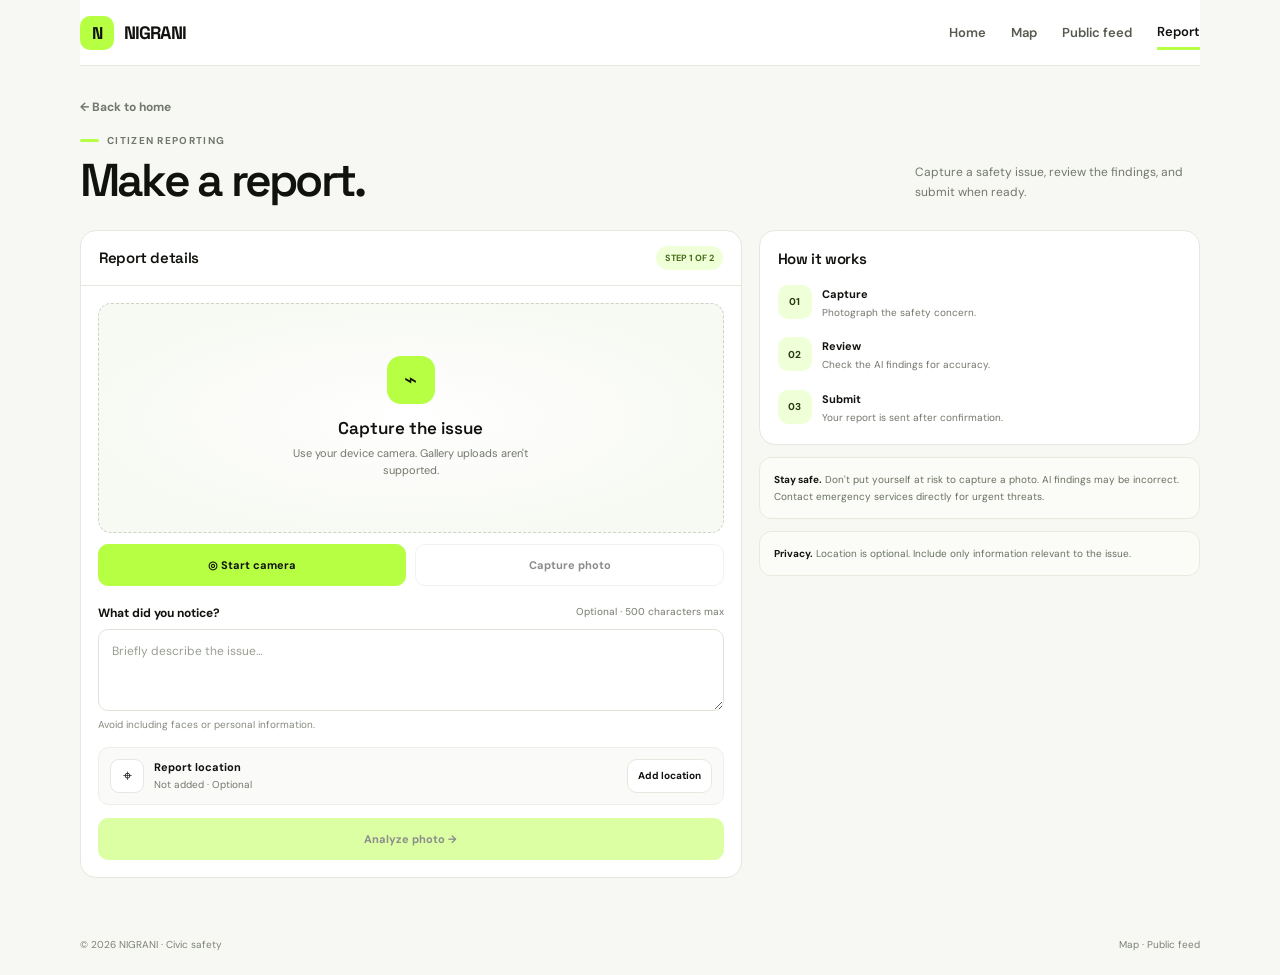
<file: nigrani combined/frontend/report.html>
<!DOCTYPE html>
<html lang="en">
<head>
  <meta charset="UTF-8">
  <meta name="viewport" content="width=device-width, initial-scale=1">
  <meta name="theme-color" content="#f7f8f4">
  <meta name="description" content="Report public safety concerns with NIGRANI.">
  <title>NIGRANI — Report an Issue</title>

  <link rel="preconnect" href="https://fonts.googleapis.com">
  <link rel="preconnect" href="https://fonts.gstatic.com" crossorigin>
  <link href="https://fonts.googleapis.com/css2?family=DM+Sans:wght@400;500;600;700&family=Space+Grotesk:wght@400;500;600;700&display=swap" rel="stylesheet">

  <style>
    :root {
      --lime: #b7ff42;
      --lime-soft: #efffd7;
      --ink: #10120e;
      --muted: #72776c;
      --line: #e5e8df;
      --paper: #fff;
      --wash: #f7f8f4;
      --red: #c23e35;
      --sans: "DM Sans", sans-serif;
      --display: "Space Grotesk", sans-serif;
    }

    * { box-sizing: border-box; }

    body {
      margin: 0;
      background: var(--wash);
      color: var(--ink);
      font-family: var(--sans);
      -webkit-font-smoothing: antialiased;
    }

    a {
      color: inherit;
      text-decoration: none;
    }

    button, textarea { font: inherit; }

    button, a {
      -webkit-tap-highlight-color: transparent;
    }

    button:focus-visible,
    a:focus-visible,
    textarea:focus-visible {
      outline: 3px solid #86c925;
      outline-offset: 3px;
    }

    .shell {
      width: min(1120px, calc(100% - 40px));
      margin: auto;
    }

    /* Navigation */

    .topbar {
      min-height: 66px;
      display: flex;
      align-items: center;
      justify-content: space-between;
      gap: 18px;
      border-bottom: 1px solid var(--line);
      background: var(--paper);
    }

    .brand {
      display: inline-flex;
      align-items: center;
      gap: 10px;
      font: 700 18px var(--display);
      letter-spacing: -.05em;
    }

    .brand-mark {
      width: 34px;
      height: 34px;
      display: grid;
      place-items: center;
      border-radius: 10px;
      background: var(--lime);
      font-size: 17px;
    }

    .navlinks {
      display: flex;
      align-items: center;
      gap: 25px;
      color: #555b50;
      font-size: 13px;
      font-weight: 600;
    }

    .navlinks a {
      padding: 7px 0;
    }

    .navlinks a.active {
      color: var(--ink);
      border-bottom: 3px solid var(--lime);
    }

    /* Page heading */

    .page {
      padding: 29px 0 42px;
    }

    .back {
      display: inline-block;
      margin-bottom: 19px;
      color: var(--muted);
      font-size: 12px;
      font-weight: 700;
    }

    .back:hover { color: var(--ink); }

    .intro {
      display: flex;
      align-items: flex-end;
      justify-content: space-between;
      gap: 25px;
      margin-bottom: 24px;
    }

    .eyebrow {
      display: flex;
      align-items: center;
      gap: 8px;
      margin-bottom: 9px;
      color: var(--muted);
      font-size: 10px;
      font-weight: 700;
      letter-spacing: .13em;
      text-transform: uppercase;
    }

    .eyebrow i {
      width: 19px;
      height: 3px;
      border-radius: 5px;
      background: var(--lime);
    }

    h1 {
      margin: 0;
      font: 600 clamp(34px, 4.3vw, 46px)/1.08 var(--display);
      letter-spacing: -.06em;
    }

    .intro-copy {
      max-width: 285px;
      margin: 0 0 3px;
      color: var(--muted);
      font-size: 12px;
      line-height: 1.7;
    }

    /* Main layout */

    .layout {
      display: grid;
      grid-template-columns: minmax(0, 1.2fr) minmax(265px, .8fr);
      align-items: start;
      gap: 17px;
    }

    .panel {
      min-width: 0;
      overflow: hidden;
      border: 1px solid var(--line);
      border-radius: 16px;
      background: var(--paper);
    }

    .panel-head {
      min-height: 55px;
      display: flex;
      align-items: center;
      justify-content: space-between;
      gap: 12px;
      padding: 14px 18px;
      border-bottom: 1px solid var(--line);
    }

    .panel-head h2,
    .info-card h2 {
      margin: 0;
      font: 600 15px var(--display);
      letter-spacing: -.025em;
    }

    .step-tag {
      padding: 6px 9px;
      border-radius: 20px;
      background: var(--lime-soft);
      color: #466b19;
      font-size: 9px;
      font-weight: 700;
      white-space: nowrap;
    }

    .panel-body { padding: 17px; }

    /* Camera */

    .camera-box {
      position: relative;
      min-height: 230px;
      display: grid;
      place-items: center;
      overflow: hidden;
      border: 1px dashed #cdd3c5;
      border-radius: 13px;
      background:
        radial-gradient(ellipse at center, #ffffff 0%, #f7f9f3 75%);
    }

    #camera,
    #canvas {
      display: none;
      width: 100%;
      max-height: 340px;
      object-fit: contain;
      background: #10120e;
    }

    #camera {
      aspect-ratio: 4 / 3;
    }

    #canvas {
      height: auto;
    }

    .camera-placeholder {
      padding: 25px 16px;
      text-align: center;
    }

    .camera-symbol {
      width: 48px;
      height: 48px;
      display: grid;
      place-items: center;
      margin: 0 auto 13px;
      border-radius: 14px;
      background: var(--lime);
      font-size: 22px;
    }

    .camera-placeholder h3 {
      margin: 0 0 6px;
      font: 600 17px var(--display);
    }

    .camera-placeholder p {
      max-width: 265px;
      margin: auto;
      color: var(--muted);
      font-size: 11px;
      line-height: 1.6;
    }

    .camera-actions {
      display: grid;
      grid-template-columns: 1fr 1fr;
      gap: 9px;
      margin-top: 11px;
    }

    /* Buttons */

    .btn {
      min-height: 42px;
      display: inline-flex;
      align-items: center;
      justify-content: center;
      gap: 8px;
      padding: 0 13px;
      border: 1px solid var(--line);
      border-radius: 10px;
      background: white;
      color: var(--ink);
      font-size: 11px;
      font-weight: 700;
      cursor: pointer;
      transition: background .15s, border-color .15s, transform .15s;
    }

    .btn:hover:not(:disabled) {
      border-color: #c4cbbb;
    }

    .btn:active:not(:disabled) {
      transform: scale(.99);
    }

    .btn.primary {
      border-color: var(--lime);
      background: var(--lime);
      color: #10120e;
    }

    .btn.primary:hover:not(:disabled) {
      background: #a8f02e;
    }

    .btn:disabled {
      opacity: .48;
      cursor: not-allowed;
    }

    .full { width: 100%; }

    #retakePhoto { margin-top: 9px; }

    /* Form fields */

    .field { margin-top: 19px; }

    .field label {
      display: flex;
      justify-content: space-between;
      gap: 10px;
      margin-bottom: 8px;
      font-size: 12px;
      font-weight: 700;
    }

    .optional {
      color: #858b7f;
      font-size: 10px;
      font-weight: 500;
    }

    textarea {
      display: block;
      width: 100%;
      min-height: 82px;
      resize: vertical;
      padding: 12px 13px;
      border: 1px solid #dfe4d9;
      border-radius: 10px;
      background: white;
      color: var(--ink);
      font-size: 12px;
      line-height: 1.6;
      transition: border-color .15s;
    }

    textarea:focus {
      border-color: #9bce4d;
      outline: none;
    }

    textarea::placeholder { color: #9a9f94; }

    .field-hint {
      margin: 6px 0 0;
      color: #858b7f;
      font-size: 10px;
      line-height: 1.5;
    }

    /* Location */

    .location-row {
      display: flex;
      align-items: center;
      gap: 10px;
      margin-top: 15px;
      padding: 11px;
      border: 1px solid #ecefe6;
      border-radius: 11px;
      background: #fafbf8;
    }

    .location-icon {
      flex: 0 0 34px;
      width: 34px;
      height: 34px;
      display: grid;
      place-items: center;
      border: 1px solid var(--line);
      border-radius: 9px;
      background: white;
      font-size: 16px;
    }

    .location-copy {
      flex: 1;
      min-width: 0;
    }

    .location-copy b {
      display: block;
      font-size: 11px;
    }

    .location-copy small {
      display: block;
      margin-top: 3px;
      color: var(--muted);
      font-size: 10px;
      line-height: 1.5;
      overflow-wrap: anywhere;
    }

    .location-row .btn {
      min-height: 34px;
      padding: 0 10px;
      font-size: 10px;
      white-space: nowrap;
    }

    .analyze-button { margin-top: 13px; }

    /* Results and status */

    #analysisResult {
      display: none;
      margin-top: 14px;
      padding: 15px;
      border: 1px solid var(--line);
      border-radius: 12px;
      background: #fafcf6;
    }

    #analysisResult h3 {
      margin: 0 0 10px;
      font: 600 15px var(--display);
    }

    #analysisText {
      color: #4e5547;
      font-size: 12px;
      line-height: 1.7;
      overflow-wrap: anywhere;
    }

    #analysisText ul {
      padding-left: 18px;
      margin: 8px 0;
    }

    #analysisText li { margin: 5px 0; }

    #sendReport { margin-top: 12px; }

    #statusMessage {
      display: none;
      margin-top: 12px;
      padding: 11px 12px;
      border: 1px solid #e3edce;
      border-radius: 10px;
      background: #f5ffe7;
      color: #45691c;
      font-size: 11px;
      line-height: 1.6;
      overflow-wrap: anywhere;
    }

    #statusMessage.error {
      border-color: #f0d4d1;
      background: #fff2f0;
      color: var(--red);
    }

    /* Right-hand guidance */

    .side-stack {
      display: grid;
      gap: 12px;
    }

    .info-card { padding: 18px; }

    .info-card h2 { margin-bottom: 17px; }

    .info-list {
      display: grid;
      gap: 16px;
    }

    .info-item {
      display: grid;
      grid-template-columns: 34px 1fr;
      align-items: start;
      gap: 10px;
    }

    .info-icon {
      width: 34px;
      height: 34px;
      display: grid;
      place-items: center;
      border-radius: 10px;
      background: var(--lime-soft);
      color: #263b12;
      font-size: 10px;
      font-weight: 700;
    }

    .info-item b {
      display: block;
      margin: 2px 0 4px;
      font-size: 11px;
    }

    .info-item p {
      margin: 0;
      color: var(--muted);
      font-size: 10px;
      line-height: 1.65;
    }

    .notice {
      padding: 13px 14px;
      border: 1px solid #e7ebdd;
      border-radius: 12px;
      background: #fbfcf8;
      color: #687060;
      font-size: 10px;
      line-height: 1.7;
    }

    .notice strong { color: var(--ink); }

    .footer {
      display: flex;
      justify-content: space-between;
      gap: 12px;
      padding: 18px 0 24px;
      color: #7c8276;
      font-size: 10px;
    }

    .footer a:hover { color: var(--ink); }

    .loading {
      display: inline-flex;
      align-items: center;
      gap: 8px;
    }

    .spinner {
      width: 13px;
      height: 13px;
      border: 2px solid #d8e8c2;
      border-top-color: #436d12;
      border-radius: 50%;
      animation: spin .8s linear infinite;
    }

    @keyframes spin {
      to { transform: rotate(360deg); }
    }

    /* Tablet and mobile */

    @media (max-width: 760px) {
      .shell { width: calc(100% - 28px); }

      .topbar { min-height: 61px; }

      .navlinks { gap: 13px; }

      .navlinks a:not(.active) { display: none; }

      .page { padding: 23px 0 28px; }

      .back { margin-bottom: 15px; }

      .intro {
        display: block;
        margin-bottom: 18px;
      }

      h1 { font-size: 35px; }

      .intro-copy {
        max-width: 380px;
        margin-top: 9px;
        font-size: 11px;
      }

      .layout {
        grid-template-columns: minmax(0, 1fr);
        gap: 13px;
      }

      .panel-head { padding: 13px 15px; }

      .panel-body { padding: 14px; }

      .camera-box { min-height: 205px; }

      #camera, #canvas { max-height: 360px; }

      .side-stack { gap: 10px; }

      .info-card { padding: 15px; }

      .info-card h2 { margin-bottom: 13px; }

      .info-list { gap: 12px; }

      .notice { padding: 11px 12px; }

      .footer { padding-top: 15px; }
    }

    @media (max-width: 390px) {
      .shell { width: calc(100% - 22px); }

      .brand { font-size: 16px; }

      .brand-mark {
        width: 30px;
        height: 30px;
      }

      h1 { font-size: 32px; }

      .camera-box { min-height: 185px; }

      .camera-actions { gap: 7px; }

      .btn { padding: 0 9px; }

      .location-row { flex-wrap: wrap; }

      .location-copy { flex-basis: calc(100% - 54px); }

      .location-row .btn { margin-left: 44px; }
    }

    @media (prefers-reduced-motion: reduce) {
      *, *::before, *::after {
        animation-duration: .01ms !important;
        transition-duration: .01ms !important;
      }
    }
  </style>
</head>

<body>
  <div class="shell">
    <header class="topbar">
      <a class="brand" href="index.html" aria-label="NIGRANI home">
        <span class="brand-mark">N</span>
        <span>NIGRANI</span>
      </a>

      <nav class="navlinks" aria-label="Main navigation">
        <a href="index.html">Home</a>
        <a href="map.html">Map</a>
        <a href="feed.html">Public feed</a>
        <a class="active" href="report.html" aria-current="page">Report</a>
      </nav>
    </header>

    <main class="page">
      <a class="back" href="index.html">← Back to home</a>

      <section class="intro">
        <div>
          <div class="eyebrow"><i></i> Citizen reporting</div>
          <h1>Make a report.</h1>
        </div>

        <p class="intro-copy">
          Capture a safety issue, review the findings, and submit when ready.
        </p>
      </section>

      <div class="layout">
        <section class="panel" aria-labelledby="reportHeading">
          <div class="panel-head">
            <h2 id="reportHeading">Report details</h2>
            <span class="step-tag">STEP 1 OF 2</span>
          </div>

          <div class="panel-body">
            <div class="camera-box">
              <div class="camera-placeholder" id="cameraPlaceholder">
                <div class="camera-symbol" aria-hidden="true">⌁</div>
                <h3>Capture the issue</h3>
                <p>
                  Use your device camera. Gallery uploads aren't supported.
                </p>
              </div>

              <video id="camera" autoplay playsinline
                aria-label="Live camera preview"></video>

              <canvas id="canvas" aria-label="Captured photo preview"></canvas>
            </div>

            <div class="camera-actions">
              <button class="btn primary" id="startCamera" type="button">
                ◎ Start camera
              </button>

              <button class="btn" id="capturePhoto" type="button" disabled>
                Capture photo
              </button>
            </div>

            <button class="btn full" id="retakePhoto" type="button"
              style="display:none">
              Retake photo
            </button>

            <div class="field">
              <label for="complaintDescription">
                What did you notice?
                <span class="optional">Optional · 500 characters max</span>
              </label>

              <textarea id="complaintDescription" maxlength="500"
                placeholder="Briefly describe the issue…"></textarea>

              <p class="field-hint">
                Avoid including faces or personal information.
              </p>
            </div>

            <div class="location-row">
              <div class="location-icon" aria-hidden="true">⌖</div>

              <div class="location-copy">
                <b>Report location</b>
                <small id="locationStatus">Not added · Optional</small>
              </div>

              <button class="btn" id="detectLoc" type="button">
                Add location
              </button>
            </div>

            <button class="btn primary full analyze-button"
              id="analyzePhoto" type="button" disabled>
              Analyze photo →
            </button>

            <div id="statusMessage" role="status" aria-live="polite"></div>

            <div id="analysisResult" aria-live="polite">
              <h3>Analysis result</h3>
              <div id="analysisText"></div>

              <button class="btn primary full" id="sendReport"
                type="button" style="display:none">
                Submit report
              </button>
            </div>
          </div>
        </section>

        <aside class="side-stack">
          <section class="panel info-card">
            <h2>How it works</h2>

            <div class="info-list">
              <div class="info-item">
                <span class="info-icon">01</span>
                <div>
                  <b>Capture</b>
                  <p>Photograph the safety concern.</p>
                </div>
              </div>

              <div class="info-item">
                <span class="info-icon">02</span>
                <div>
                  <b>Review</b>
                  <p>Check the AI findings for accuracy.</p>
                </div>
              </div>

              <div class="info-item">
                <span class="info-icon">03</span>
                <div>
                  <b>Submit</b>
                  <p>Your report is sent after confirmation.</p>
                </div>
              </div>
            </div>
          </section>

          <div class="notice">
            <strong>Stay safe.</strong>
            Don't put yourself at risk to capture a photo. AI findings may be
            incorrect. Contact emergency services directly for urgent threats.
          </div>

          <div class="notice">
            <strong>Privacy.</strong>
            Location is optional. Include only information relevant to the issue.
          </div>
        </aside>
      </div>
    </main>

    <footer class="footer">
      <span>© <span id="year"></span> NIGRANI · Civic safety</span>
      <span>
        <a href="map.html">Map</a> ·
        <a href="feed.html">Public feed</a>
      </span>
    </footer>
  </div>

  <script>
    (() => {
      const API_BASE_URL =
        window.NIGRANI_API_BASE_URL ||
        localStorage.getItem('NIGRANI_API_BASE_URL') ||
        'https://nigrani-eg4p.onrender.com/api/reports';

      const camera = document.getElementById('camera');
      const canvas = document.getElementById('canvas');
      const placeholder = document.getElementById('cameraPlaceholder');

      const startBtn = document.getElementById('startCamera');
      const captureBtn = document.getElementById('capturePhoto');
      const retakeBtn = document.getElementById('retakePhoto');
      const analyzeBtn = document.getElementById('analyzePhoto');
      const sendBtn = document.getElementById('sendReport');

      const status = document.getElementById('statusMessage');
      const result = document.getElementById('analysisResult');
      const analysisText = document.getElementById('analysisText');
      const locationStatus = document.getElementById('locationStatus');
      const descriptionInput = document.getElementById('complaintDescription');

      let stream = null;
      let photoBlob = null;
      let latitude = null;
      let longitude = null;
      let analysisToken = null;
      let busy = false;

      document.getElementById('year').textContent = new Date().getFullYear();

      function showStatus(message, isError = false) {
        status.textContent = message;
        status.className = isError ? 'error' : '';
        status.style.display = 'block';
      }

      function clearStatus() {
        status.textContent = '';
        status.style.display = 'none';
        status.className = '';
      }

      function stopCamera() {
        if (stream) {
          stream.getTracks().forEach(track => track.stop());
        }

        stream = null;
        camera.srcObject = null;
        captureBtn.disabled = true;
      }

      async function parseJSON(response) {
        const text = await response.text();

        try {
          return text ? JSON.parse(text) : {};
        } catch {
          return {
            error: `Server returned an invalid response (${response.status}).`
          };
        }
      }

      function escapeHTML(value) {
        return String(value ?? '').replace(/[&<>"']/g, char => ({
          '&': '&amp;',
          '<': '&lt;',
          '>': '&gt;',
          '"': '&quot;',
          "'": '&#039;'
        })[char]);
      }

      function resetAnalysis() {
        analysisToken = null;
        result.style.display = 'none';
        analysisText.textContent = '';
        sendBtn.style.display = 'none';
        sendBtn.disabled = false;
        sendBtn.textContent = 'Submit report';

        analyzeBtn.disabled = !photoBlob;
        analyzeBtn.textContent = 'Analyze photo →';
      }

      function formatViolations(violations) {
        if (!Array.isArray(violations)) return [];

        return violations.map(item => {
          if (typeof item === 'string') return item;

          if (item && typeof item === 'object') {
            const category = item.category || item.type || '';
            const detail = item.detail || item.description || item.name || '';

            return [category, detail].filter(Boolean).join(': ');
          }

          return '';
        }).filter(Boolean);
      }

      startBtn.addEventListener('click', async () => {
        if (busy) return;

        clearStatus();
        startBtn.disabled = true;
        startBtn.textContent = 'Starting camera…';

        try {
          if (!navigator.mediaDevices?.getUserMedia) {
            throw new Error(
              'Camera access is unavailable. Open this page over HTTPS in a supported browser.'
            );
          }

          stopCamera();

          stream = await navigator.mediaDevices.getUserMedia({
            video: { facingMode: { ideal: 'environment' } },
            audio: false
          });

          camera.srcObject = stream;
          camera.style.display = 'block';
          canvas.style.display = 'none';
          placeholder.style.display = 'none';

          await camera.play();

          captureBtn.disabled = false;
          startBtn.textContent = 'Camera ready';

          photoBlob = null;
          retakeBtn.style.display = 'none';
          resetAnalysis();
        } catch (error) {
          stopCamera();

          showStatus(
            error.message ||
            (error.name === 'NotAllowedError'
              ? 'Camera permission denied. Allow camera access and try again.'
              : 'Could not start the camera. Check your browser permissions.'),
            true
          );

          startBtn.textContent = '◎ Start camera';
        } finally {
          startBtn.disabled = false;
        }
      });

      captureBtn.addEventListener('click', () => {
        if (!stream || !camera.videoWidth) {
          showStatus('Wait for the camera preview, then try again.', true);
          return;
        }

        canvas.width = camera.videoWidth;
        canvas.height = camera.videoHeight;

        const context = canvas.getContext('2d');

        if (!context) {
          showStatus('Could not capture the photo. Please try again.', true);
          return;
        }

        context.drawImage(camera, 0, 0, canvas.width, canvas.height);

        canvas.toBlob(blob => {
          if (!blob) {
            showStatus('Could not capture the photo. Please try again.', true);
            return;
          }

          photoBlob = blob;
          stopCamera();

          camera.style.display = 'none';
          canvas.style.display = 'block';
          placeholder.style.display = 'none';

          startBtn.textContent = '◎ Start camera';
          retakeBtn.style.display = 'inline-flex';

          resetAnalysis();
          clearStatus();
        }, 'image/jpeg', 0.88);
      });

      retakeBtn.addEventListener('click', () => {
        if (busy) return;

        photoBlob = null;
        canvas.style.display = 'none';
        camera.style.display = 'none';
        placeholder.style.display = 'grid';

        retakeBtn.style.display = 'none';
        startBtn.textContent = '◎ Start camera';

        resetAnalysis();
        clearStatus();
        startBtn.click();
      });

      document.getElementById('detectLoc').addEventListener('click', () => {
        clearStatus();

        if (!navigator.geolocation) {
          showStatus(
            'Location is unavailable. You can still submit without it.',
            true
          );
          return;
        }

        locationStatus.textContent = 'Requesting permission…';

        navigator.geolocation.getCurrentPosition(
          position => {
            latitude = position.coords.latitude;
            longitude = position.coords.longitude;

            locationStatus.textContent =
              `${latitude.toFixed(5)}, ${longitude.toFixed(5)}`;

            showStatus('Location added.', false);
          },
          error => {
            latitude = null;
            longitude = null;
            locationStatus.textContent = 'Not added · Optional';

            showStatus(
              error.code === error.PERMISSION_DENIED
                ? 'Location permission denied. You can continue without it.'
                : 'Could not get location. You can continue without it.',
              true
            );
          },
          {
            enableHighAccuracy: true,
            timeout: 10000,
            maximumAge: 60000
          }
        );
      });

      analyzeBtn.addEventListener('click', async () => {
        if (busy) return;

        if (!photoBlob) {
          showStatus('Capture a photo first.', true);
          return;
        }

        clearStatus();
        resetAnalysis();

        busy = true;
        analyzeBtn.disabled = true;
        analyzeBtn.innerHTML =
          '<span class="loading"><i class="spinner"></i> Analyzing…</span>';

        try {
          const form = new FormData();
          form.append('image', photoBlob, 'nigrani-capture.jpg');

          const description = descriptionInput.value.trim();

          if (description) {
            form.append('description', description);
          }

          const response = await fetch(`${API_BASE_URL}/analyze/`, {
            method: 'POST',
            body: form
          });

          const data = await parseJSON(response);

          if (!response.ok) {
            throw new Error(
              data.error ||
              data.detail ||
              `Analysis failed (${response.status}).`
            );
          }

          analysisToken = data.analysis_token || null;

          const violations = formatViolations(data.violations);
          const summary =
            data.why_dangerous ||
            data.explanation ||
            data.summary ||
            '';

          let markup = '';

          if (data.urgency) {
            markup += `<p><strong>Urgency:</strong> ${escapeHTML(data.urgency)}</p>`;
          }

          if (violations.length) {
            markup += '<ul>' +
              violations.map(item => `<li>${escapeHTML(item)}</li>`).join('') +
              '</ul>';
          }

          if (summary) {
            markup += `<p>${escapeHTML(summary)}</p>`;
          }

          if (!markup) {
            markup = '<p>Analysis completed. Review the result carefully.</p>';
          }

          analysisText.innerHTML = markup;
          result.style.display = 'block';

          if (analysisToken) {
            sendBtn.style.display = 'inline-flex';

            showStatus(
              'Review the findings carefully. Submit only if the report is accurate.',
              false
            );
          } else {
            sendBtn.style.display = 'none';

            showStatus(
              'The analysis token was missing. Please check the backend response or try again.',
              true
            );
          }

          analyzeBtn.textContent = 'Analyze again →';
          result.scrollIntoView({ behavior: 'smooth', block: 'nearest' });

        } catch (error) {
          console.error('NIGRANI analysis error:', error);

          showStatus(
            error.message || 'Could not analyze the photo. Please try again.',
            true
          );

          analyzeBtn.textContent = 'Try analysis again →';
        } finally {
          busy = false;
          analyzeBtn.disabled = !photoBlob;
        }
      });

      sendBtn.addEventListener('click', async () => {
        if (busy) return;

        if (!photoBlob || !analysisToken) {
          showStatus('Analyze the captured photo before submitting.', true);
          return;
        }

        clearStatus();
        busy = true;
        sendBtn.disabled = true;
        analyzeBtn.disabled = true;

        sendBtn.innerHTML =
          '<span class="loading"><i class="spinner"></i> Submitting…</span>';

        try {
          const form = new FormData();

          form.append('image', photoBlob, 'nigrani-capture.jpg');
          form.append('analysis_token', analysisToken);

          if (latitude !== null && longitude !== null) {
            form.append('latitude', String(latitude));
            form.append('longitude', String(longitude));
          }

          const response = await fetch(`${API_BASE_URL}/send/`, {
            method: 'POST',
            body: form
          });

          const data = await parseJSON(response);

          if (!response.ok) {
            throw new Error(
              data.error ||
              data.detail ||
              `Submission failed (${response.status}).`
            );
          }

          showStatus(
            data.message ||
            'Report submitted successfully. Thank you for helping improve public safety.',
            false
          );

          stopCamera();

          photoBlob = null;
          analysisToken = null;
          latitude = null;
          longitude = null;

          descriptionInput.value = '';
          locationStatus.textContent = 'Not added · Optional';

          camera.style.display = 'none';
          canvas.style.display = 'none';
          placeholder.style.display = 'grid';

          retakeBtn.style.display = 'none';
          startBtn.textContent = '◎ Start camera';

          result.style.display = 'none';
          analysisText.textContent = '';

          analyzeBtn.disabled = true;
          analyzeBtn.textContent = 'Analyze photo →';

          sendBtn.style.display = 'none';
          sendBtn.textContent = 'Submit report';

        } catch (error) {
          console.error('NIGRANI submission error:', error);

          showStatus(
            error.message || 'Could not submit the report. Please try again.',
            true
          );

          sendBtn.textContent = 'Try submission again';
        } finally {
          busy = false;
          sendBtn.disabled = false;
          analyzeBtn.disabled = !photoBlob;
        }
      });

      window.addEventListener('beforeunload', stopCamera);
    })();
  </script>
</body>
</html>
</file>
